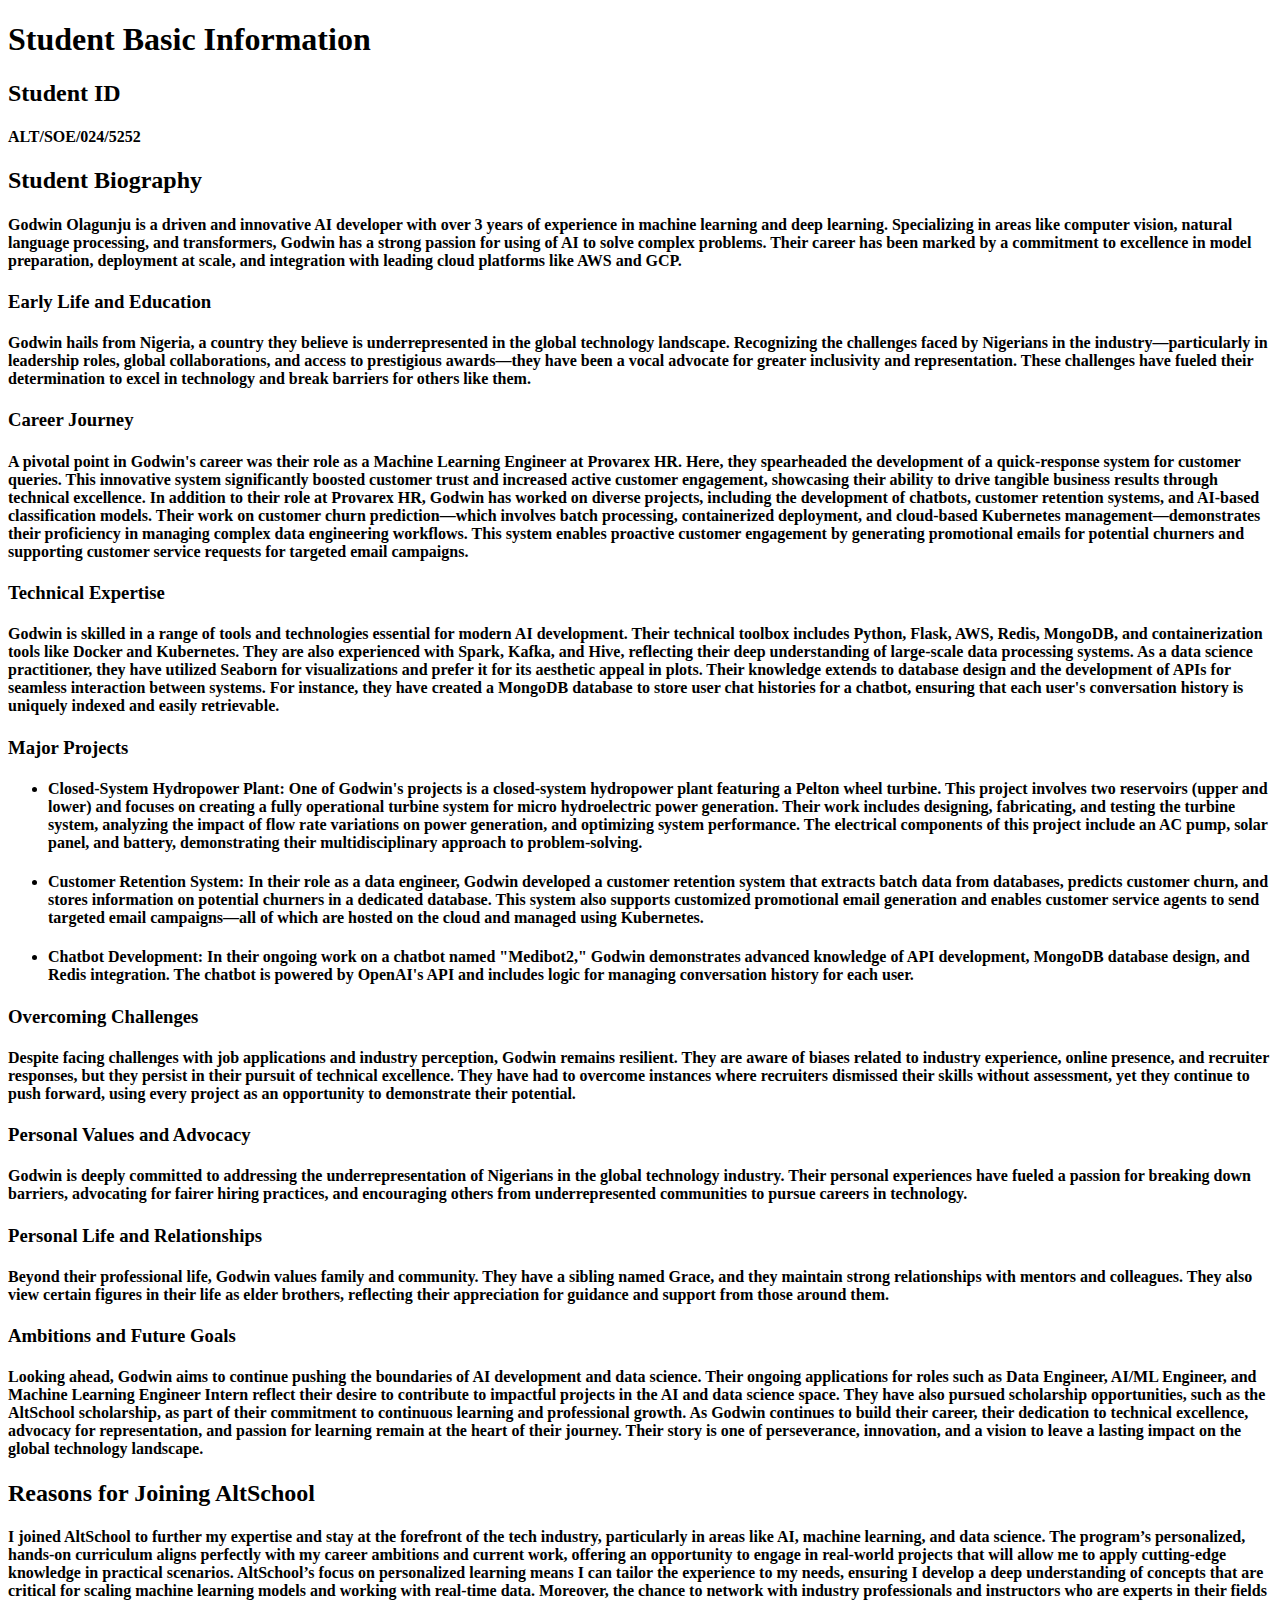
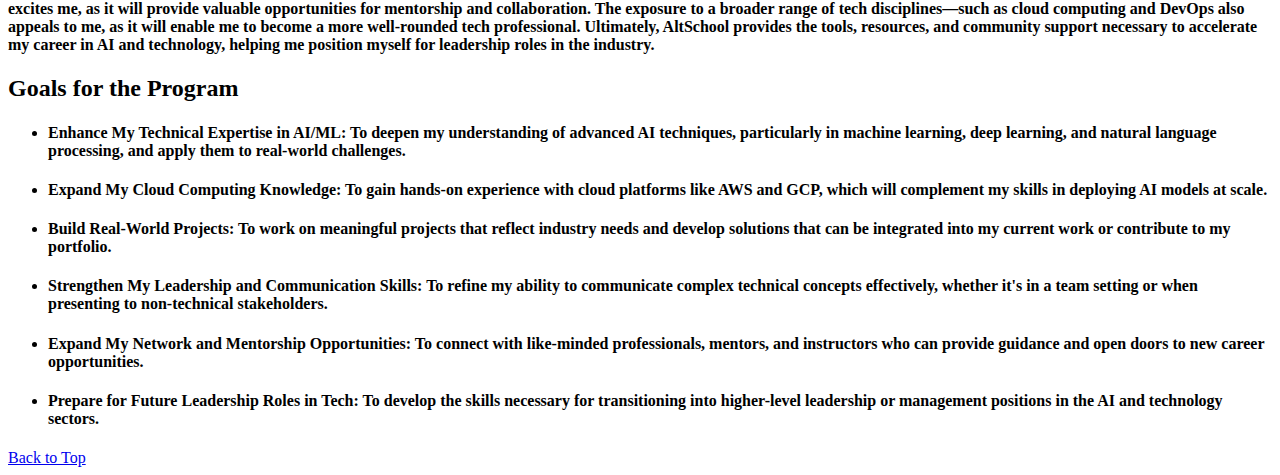
<file: Assignment 1/index.html>
<!DOCTYPE html>
<html lang="en">
<head>
    <meta charset="UTF-8">
    <meta name="viewport" content="width=device-width, initial-scale=1.0">
    <title>Student Biography</title>
</head>
<body>
    <!---->
    <p id="top"> <h1>Student Basic Information</h1></p>
    <p>
        <h2>Student ID</h2>
        <h4>ALT/SOE/024/5252</h4>
   </p>

    <p>
        <h2>Student Biography</h2>
        <h4>
            Godwin Olagunju is a driven and innovative AI developer with over 3 years of experience in machine learning and deep learning. 
            Specializing in areas like computer vision, natural language processing, and transformers, Godwin has a strong passion for using 
            of AI to solve complex problems. Their career has been marked by a commitment to excellence in model preparation, deployment at scale, 
            and integration with leading cloud platforms like AWS and GCP. 
        </h4>
   </p>
   
    <p>
        <h3>Early Life and Education</h3>
        <h4>
            Godwin hails from Nigeria, a country they believe is underrepresented in the global technology landscape. Recognizing the challenges 
            faced by Nigerians in the industry—particularly in leadership roles, global collaborations, and access to prestigious awards—they have 
            been a vocal advocate for greater inclusivity and representation. These challenges have fueled their determination to excel in technology 
            and break barriers for others like them.
        </h4>
    </p>

    <p>
        <h3>Career Journey</h3>
        <h4>
            A pivotal point in Godwin's career was their role as a Machine Learning Engineer at Provarex HR. Here, they spearheaded the development 
            of a quick-response system for customer queries. This innovative system significantly boosted customer trust and increased active customer 
            engagement, showcasing their ability to drive tangible business results through technical excellence. In addition to their role at Provarex HR, 
            Godwin has worked on diverse projects, including the development of chatbots, customer retention systems, and AI-based classification models. 
            Their work on customer churn prediction—which involves batch processing, containerized deployment, and cloud-based Kubernetes management—demonstrates 
            their proficiency in managing complex data engineering workflows. This system enables proactive customer engagement by generating promotional emails for 
            potential churners and supporting customer service requests for targeted email campaigns.
           
        </h4>
    </p>
    
    <p>
        <h3>Technical Expertise</h3>
        <h4>
            Godwin is skilled in a range of tools and technologies essential for modern AI development. Their technical toolbox includes Python, Flask, AWS, Redis, 
            MongoDB, and containerization tools like Docker and Kubernetes. They are also experienced with Spark, Kafka, and Hive, reflecting their deep understanding 
            of large-scale data processing systems. As a data science practitioner, they have utilized Seaborn for visualizations and prefer it for its aesthetic appeal in plots.
            Their knowledge extends to database design and the development of APIs for seamless interaction between systems. For instance, they have created a MongoDB database 
            to store user chat histories for a chatbot, ensuring that each user's conversation history is uniquely indexed and easily retrievable.
           
        </h4>
    </p>
    
    <p>
        <h3>Major Projects</h3>

        <ul>
            <li><h4>Closed-System Hydropower Plant: One of Godwin's projects is a closed-system hydropower plant featuring a Pelton wheel turbine. This project involves two reservoirs 
                (upper and lower) and focuses on creating a fully operational turbine system for micro hydroelectric power generation. Their work includes designing, fabricating, 
                and testing the turbine system, analyzing the impact of flow rate variations on power generation, and optimizing system performance. The electrical components of 
                this project include an AC pump, solar panel, and battery, demonstrating their multidisciplinary approach to problem-solving.</h4></li> 
            <li><h4>        
                <b>Customer Retention System:</b> In their role as a data engineer, Godwin developed a customer retention system that extracts batch data from databases, predicts customer 
                churn, and stores information on potential churners in a dedicated database. This system also supports customized promotional email generation and enables customer 
                service agents to send targeted email campaigns—all of which are hosted on the cloud and managed using Kubernetes.</h4></li>
            <li><h4>
                Chatbot Development: In their ongoing work on a chatbot named "Medibot2," Godwin demonstrates advanced knowledge of API development, MongoDB database design, and
                Redis integration. The chatbot is powered by OpenAI's API and includes logic for managing conversation history for each user.</h4></li>
        </ul> 
    </p>
    
   
      
    <p>
        <h3>Overcoming Challenges</h3>
        <h4>
            Despite facing challenges with job applications and industry perception, Godwin remains resilient. They are aware of biases related to industry experience, online presence, 
            and recruiter responses, but they persist in their pursuit of technical excellence. They have had to overcome instances where recruiters dismissed their skills without 
            assessment, yet they continue to push forward, using every project as an opportunity to demonstrate their potential.
  
        </h4>
    </p>
    <p>
        <h3>Personal Values and Advocacy</h3>
        <h4>
            Godwin is deeply committed to addressing the underrepresentation of Nigerians in the global technology industry. Their personal experiences have fueled a passion for 
            breaking down barriers, advocating for fairer hiring practices, and encouraging others from underrepresented communities to pursue careers in technology.
        </h4>
    </p>

    <p>
        <h3>Personal Life and Relationships</h3>
        <h4>
            Beyond their professional life, Godwin values family and community. They have a sibling named Grace, and they maintain strong relationships with mentors and colleagues. 
            They also view certain figures in their life as elder brothers, reflecting their appreciation for guidance and support from those around them.
        </h4>
    </p>

    <p>
        <h3>Ambitions and Future Goals</h3>
        <h4>
            Looking ahead, Godwin aims to continue pushing the boundaries of AI development and data science. Their ongoing applications for roles such as Data Engineer, AI/ML Engineer,
            and Machine Learning Engineer Intern reflect their desire to contribute to impactful projects in the AI and data science space. They have also pursued scholarship opportunities, 
            such as the AltSchool scholarship, as part of their commitment to continuous learning and professional growth. As Godwin continues to build their career, their dedication to 
            technical excellence, advocacy for representation, and passion for learning remain at the heart of their journey. Their story is one of perseverance, innovation, and a vision to 
            leave a lasting impact on the global technology landscape.
        </h4>
    </p>

    <p>
        <h2>Reasons for Joining AltSchool</h2>
        <h4>
            I joined AltSchool to further my expertise and stay at the forefront of the tech industry, particularly in areas like AI, machine learning, and data science. The program’s personalized, 
            hands-on curriculum aligns perfectly with my career ambitions and current work, offering an opportunity to engage in real-world projects that will allow me to apply cutting-edge knowledge 
            in practical scenarios. AltSchool’s focus on personalized learning means I can tailor the experience to my needs, ensuring I develop a deep understanding of concepts that are critical for 
            scaling machine learning models and working with real-time data. Moreover, the chance to network with industry professionals and instructors who are experts in their fields excites me, as 
            it will provide valuable opportunities for mentorship and collaboration. The exposure to a broader range of tech disciplines—such as cloud computing and DevOps also appeals to me, as it 
            will enable me to become a more well-rounded tech professional. Ultimately, AltSchool provides the tools, resources, and community support necessary to accelerate my career in AI and technology, 
            helping me position myself for leadership roles in the industry.
        </h4>
    </p>

    <p>
        <h2>Goals for the Program</h2>
        <ul>
            <li><h4>Enhance My Technical Expertise in AI/ML: To deepen my understanding of advanced AI techniques, particularly in machine learning, deep learning, and natural language processing, 
                and apply them to real-world challenges.</h4></li>
            <li><h4>Expand My Cloud Computing Knowledge: To gain hands-on experience with cloud platforms like AWS and GCP, which will complement my skills in deploying AI models at scale.</h4></li>
            <li><h4>Build Real-World Projects: To work on meaningful projects that reflect industry needs and develop solutions that can be integrated into my current work or contribute to my portfolio.</h4></li>
            <li><h4>Strengthen My Leadership and Communication Skills: To refine my ability to communicate complex technical concepts effectively, whether it's in a team setting or when presenting to non-technical stakeholders.</h4></li>
            <li><h4>Expand My Network and Mentorship Opportunities: To connect with like-minded professionals, mentors, and instructors who can provide guidance and open doors to new career opportunities.</h4></li>
            <li><h4>Prepare for Future Leadership Roles in Tech: To develop the skills necessary for transitioning into higher-level leadership or management positions in the AI and technology sectors.</h4></li>
        </ul>
    </p>

     <!-- Link to scroll back to the top -->
    <a href="#top">Back to Top</a>

  <!-- Anchor element at the top -->
    <div id="top"></div>
  
 
</body>
</html>
</file>
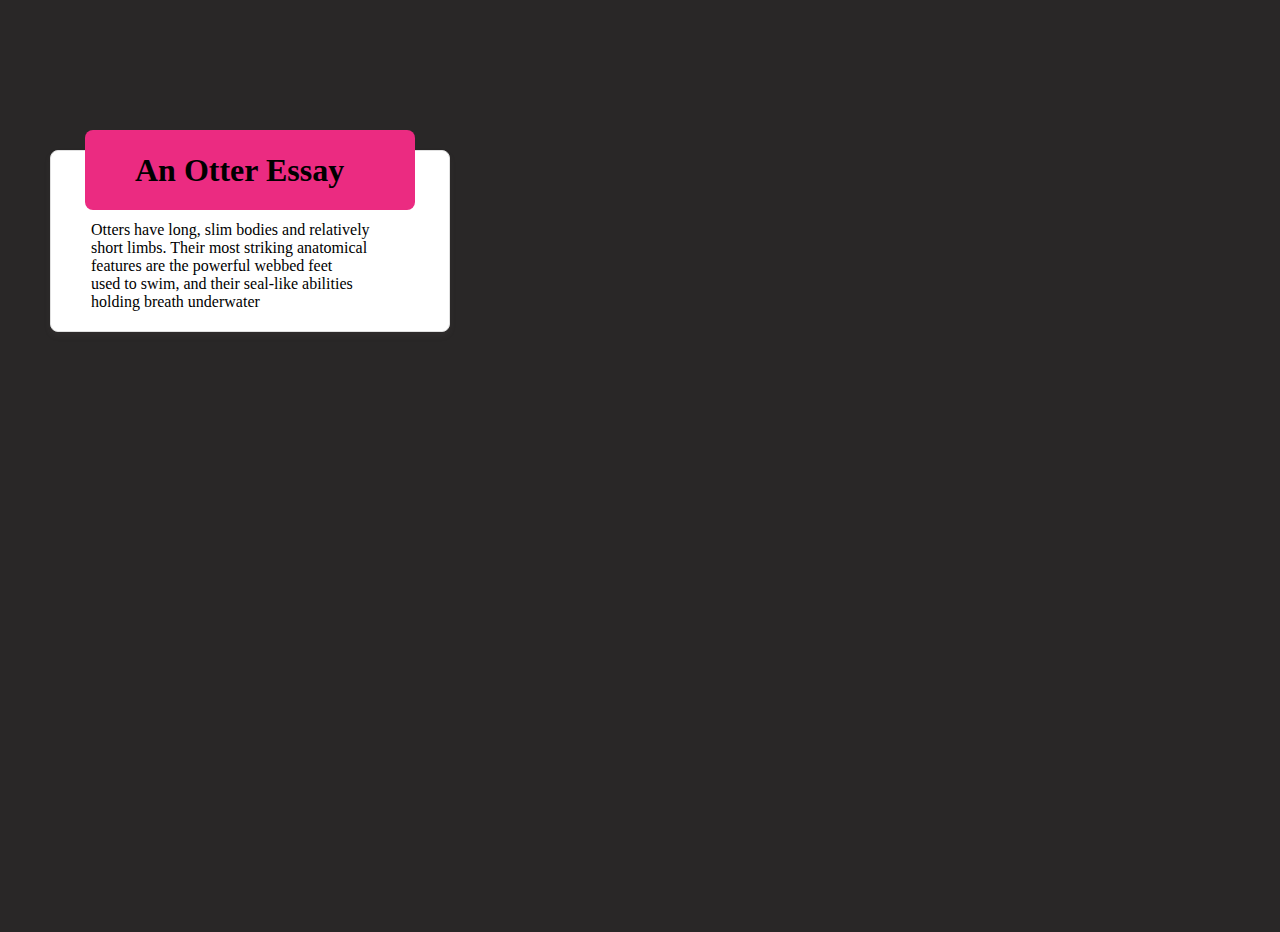
<file: First Project/index.html>
<!DOCTYPE html>
<html lang="en">
<head>
    <meta charset="UTF-8">
    <meta name="viewport" content="width=device-width, initial-scale=1.0">
    <title>Heading Peeks Out</title>
    <link rel="stylesheet" href="style.css">
</head>
<body>
    <div class="parent">
        <div class="main">
            <p>Otters have long, slim bodies and relatively</p>
            <p>short limbs. Their most striking anatomical</p>
            <p>features are the powerful webbed feet </p>
            <p>used to swim, and their seal-like abilities</p>
            <p>holding breath underwater</p>
            <div class="relative">
                <p><b>An Otter Essay</b></p>
            </div>
        </div>
    </div>
</body>
</html>
</file>
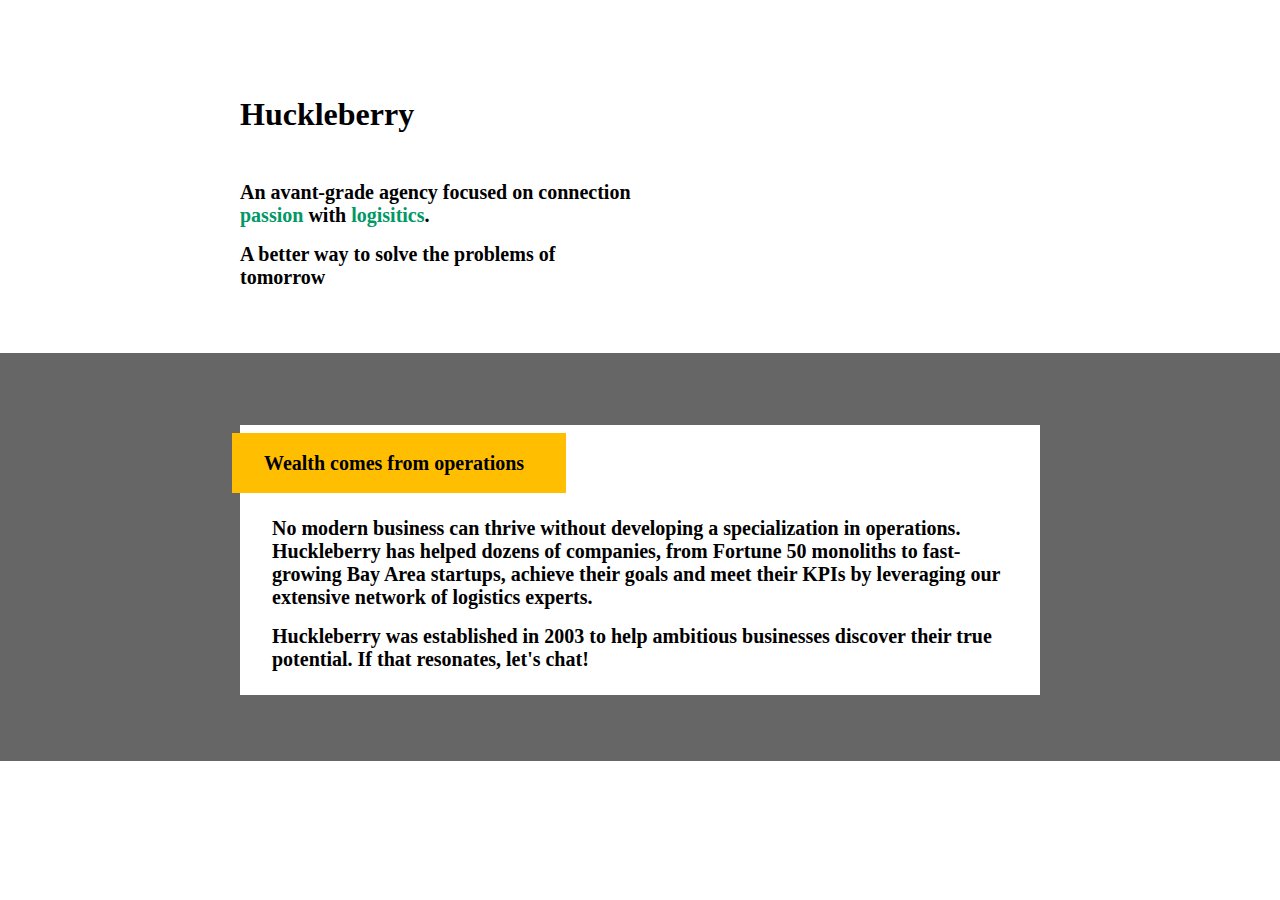
<file: Second Project/index.html>
<!DOCTYPE html>
<html lang="en">
<head>
    <meta charset="UTF-8">
    <meta name="viewport" content="width=device-width, initial-scale=1.0">
    <title>Huckleberry</title>
    <link rel="stylesheet" href="style.css">
</head>
<body>
    <div class="top">
        <div>
            <h1>Huckleberry</h1>
            <div>
                <p>An avant-grade agency focused on connection</p>
                <p><span>passion</span> with <span>logisitics</span>.</p>
            </div>
            <div>
                <p>A better way to solve the problems of</p>
                <p>tomorrow</p>
            </div>
        </div>
    </div>
    <div class="bottom">
       <div>
            <p class="second-p">
                No modern business can thrive without developing a specialization in operations. Huckleberry has helped dozens of companies, from Fortune 50 monoliths to fast-growing Bay Area startups, achieve their goals and meet their KPIs by leveraging our extensive network of logistics experts.
            </p>
            <p class="">
                Huckleberry was established in 2003 to help ambitious businesses discover their true potential. If that resonates, let's chat!
            </p>
            <div class="relative">
                <p>Wealth comes from operations</p>
            </div>
       </div>
       
    </div>
</body>
</html>
</file>
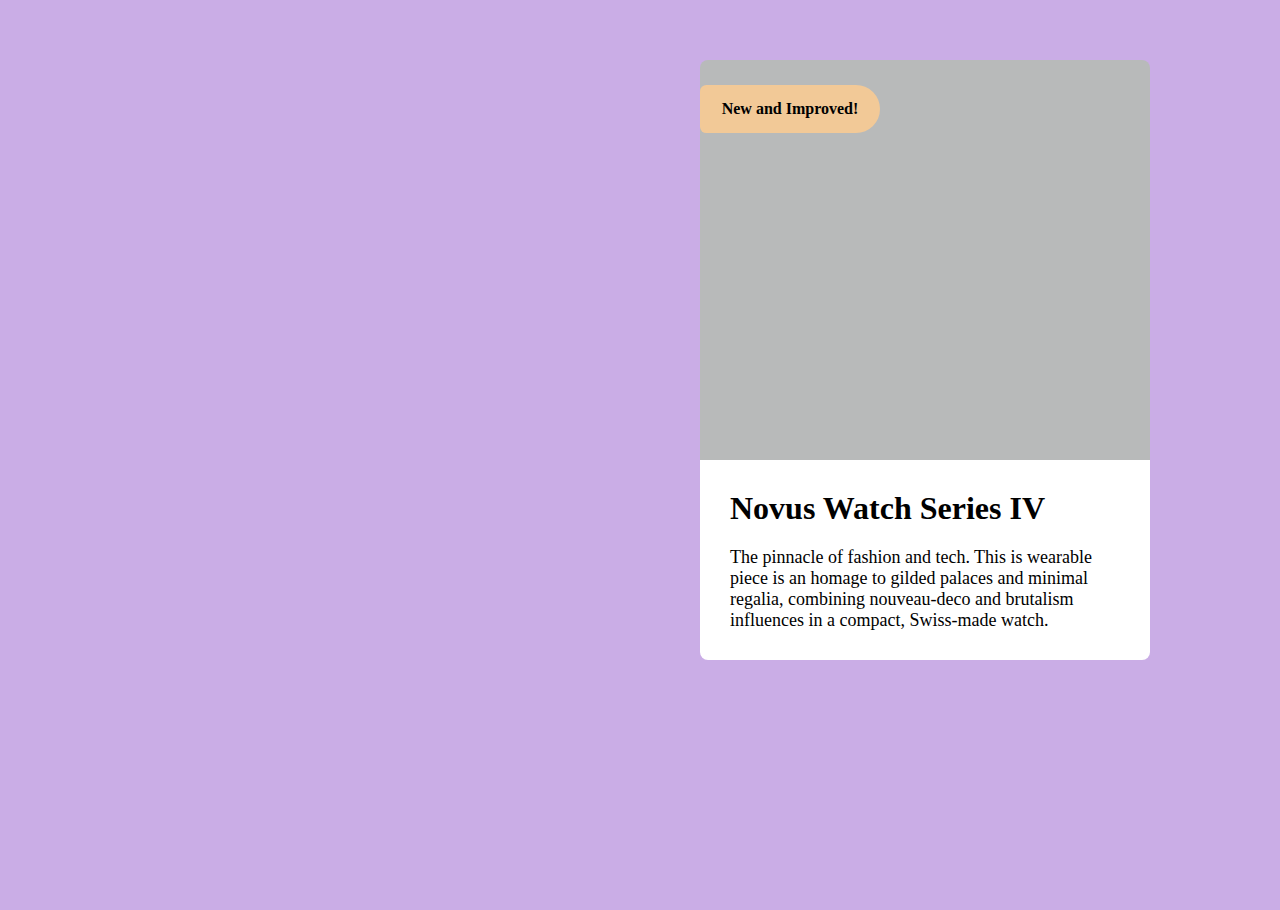
<file: Third Assignment/index.html>
<!DOCTYPE html>
<html lang="en">
<head>
    <meta charset="UTF-8">
    <meta name="viewport" content="width=device-width, initial-scale=1.0">
    <title>Document</title>
    <link rel="stylesheet" href="style.css">
</head>
<body>
    <div class="parent">

        <div class="child">

            <div class="top">
                <div class="relative">
                    <p>New and Improved!</p>
                </div>
            </div>
            <div class="bottom">
                <div class="tilte">
                    <h1>Novus Watch <span>Series IV</span></h1>
                </div>
                <div class="content">
                    <p>The pinnacle of fashion and tech. This is wearable piece is an homage to gilded palaces and minimal regalia, combining nouveau-deco and brutalism influences in a compact, Swiss-made watch.</p>
                </div>

            </div>
        </div>

    </div>
</body>
</html>
</file>
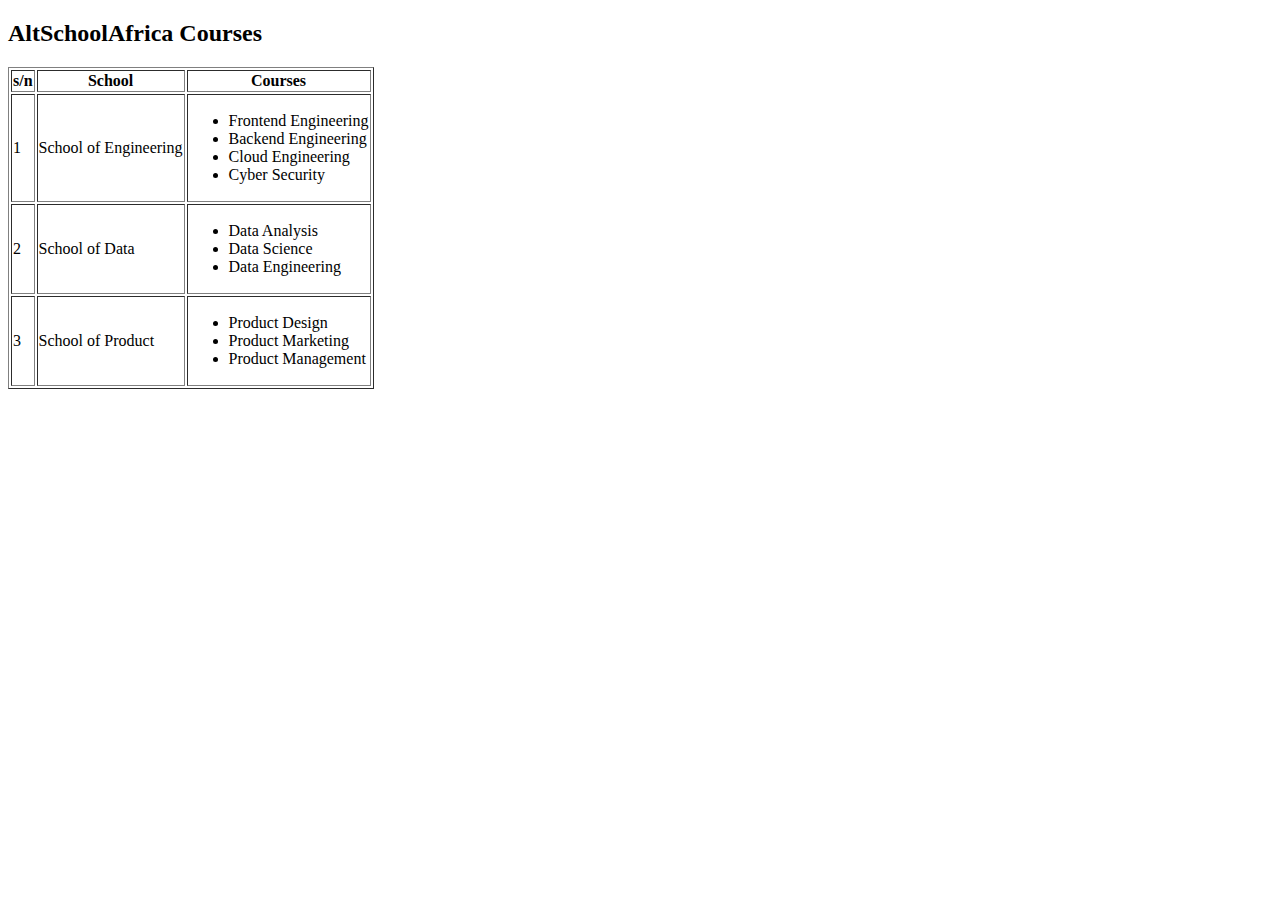
<file: Assignment2/table.html>
<!DOCTYPE html>
<html lang="en">
<head>
    <meta charset="UTF-8">
    <meta name="viewport" content="width=device-width, initial-scale=1.0">
    <title>Alt School Courses</title>
</head>
<body>
    <p><h2>AltSchoolAfrica Courses</h2></p>
    <table border="1">
        <thead>
            <tr>
                <th>s/n</th>
                <th>School</th>
                <th>Courses</th>
            </tr>
        </thead>
        <tbody>
            <tr>
                <td>1</td>
                <td>School of Engineering</td>
                <td>
                    <ul>
                        <li>Frontend Engineering</li>
                        <li>Backend Engineering</li>
                        <li>Cloud Engineering</li>
                        <li>Cyber Security</li>
                    </ul>
                </td>
            </tr>
            <tr>
                <td>2</td>
                <td>School of Data</td>
                <td>
                    <ul>
                        <li>Data Analysis</li>
                        <li>Data Science</li>
                        <li>Data Engineering</li>
                    </ul>
                </td>
            </tr>
            <tr>
                <td>3</td>
                <td>School of Product</td>
                <td>
                    <ul>
                        <li>Product Design</li>
                        <li>Product Marketing</li>
                        <li>Product Management</li>
                    </ul>
                </td>
            </tr>
        </tbody>
    </table>
</body>
</html>
</file>
<file: First Project/style.css>
* {
    margin: 0;
    padding: 0;
    box-sizing: border-box;
  }


.parent {
    padding-top: 150px;
    padding-bottom: 600px;
    padding-left: 50px;
    background: rgb(41, 39, 39);

  }
  
.main {
    width: 400px; /* Adjust as needed */
    padding: 20px;
    padding-top: 70px;
    padding-left: 40px;
    border: 1px solid #e0e0e0;
    border-radius: 8px;
    background-color: #ffffff;
    box-shadow: 0 4px 6px rgba(103, 102, 102, 0.1);
  
  }

.main div.relative {
        display: flex;
        font-size: 32px;
        align-items: center;
        height: 80px;
        width: 330px;
        position: absolute;
        top: 130px;
        left: 85px;
        background: #eb2b81;
        padding: 16px 32px 15px 32px;
        border-radius: 8px;
        padding-left: 50px;
    }
</file>
<file: Second Project/style.css>
*{
    margin: 0;
    padding: 0;
    box-sizing: border-box;
}
.top {
    padding-top: 96px;
    padding-bottom: 64px;
    background: #FFFFFF;
    border-color: #999999;
    border-width: 8px;
}
.top div {
    width: 800px;
    margin-left: auto;
    margin-right: auto;
}
.top h1 {
    /* font-family: ; */
    font-weight: 800;
    font-size: 32px;
    color: #000000;
    margin-bottom: 48px;
}
div p {
    font-size: 20px;
    font-weight: 800;
    color: #000000;
}
.top div, .second-p{
    margin-bottom: 16px;
}
.top div:last-child {
    margin-bottom: 0;
}
.top p span {
    color: #009966;
}

.bottom {
    background: #666666;
    padding-top: 72px;
    padding-bottom: 66px;
}
.bottom div {
    width: 800px;
    padding-top: 92px;
    padding-bottom: 24px;
    padding-left: 32px;
    padding-right: 24px;
    margin: auto;
    background: #FFFFFF;
    position: relative;
}
.bottom div.relative {
    display: flex;
    font-size: 24px;
    align-items: center;
    height: 60px;
    width: 334px;
    position: absolute;
    padding: 0;
    top: 8px;
    left: -8px;
    background: #FFBF00;
    padding: 16px 32px 15px 32px;
}

@media screen and (max-width: 768px) {
    .top  {
        padding-left: 24px;
    }
    .top div, .bottom div{
        width: 100%;
    }
   
}

@media screen and (max-width: 390px) {
    .bottom div.relative{
        width: 100%;
    }
       
}
</file>
<file: Third Assignment/style.css>
* {
    padding: 0px;
    margin: 0px;
    box-sizing: border-box;
}

.parent {
    background: rgb(202, 173, 230);
    padding-top: 60px;
    padding-bottom: 250px;
    align-items: center;
    padding-left: 700px;
    padding-right: 700px;
    
}
 
.top {
    background-color: rgb(184, 186, 186);
    align-items: center;
    width: 450px;
    height: 400px;
    padding-top: 25px;
    border-top-left-radius: 8px;
    border-top-right-radius: 8px;
}

.top div.relative {

    background-color: rgb(242, 201, 151);
    text-align: center;
    padding: 15px;
    width: 180px;
    border-radius: 8px;
    border-top-right-radius: 30px;
    border-bottom-right-radius: 30px;
    font-weight: bold;
    
}

.bottom  {
    background-color: white;
    width: 450px;
    height: 200px;
    padding: 30px;
    border-bottom-right-radius: 8px;
    border-bottom-left-radius: 8px;
}

.bottom div.content {
    padding-top: 20px;
    padding-bottom: 20px;
    font-size: large;
}
</file>
